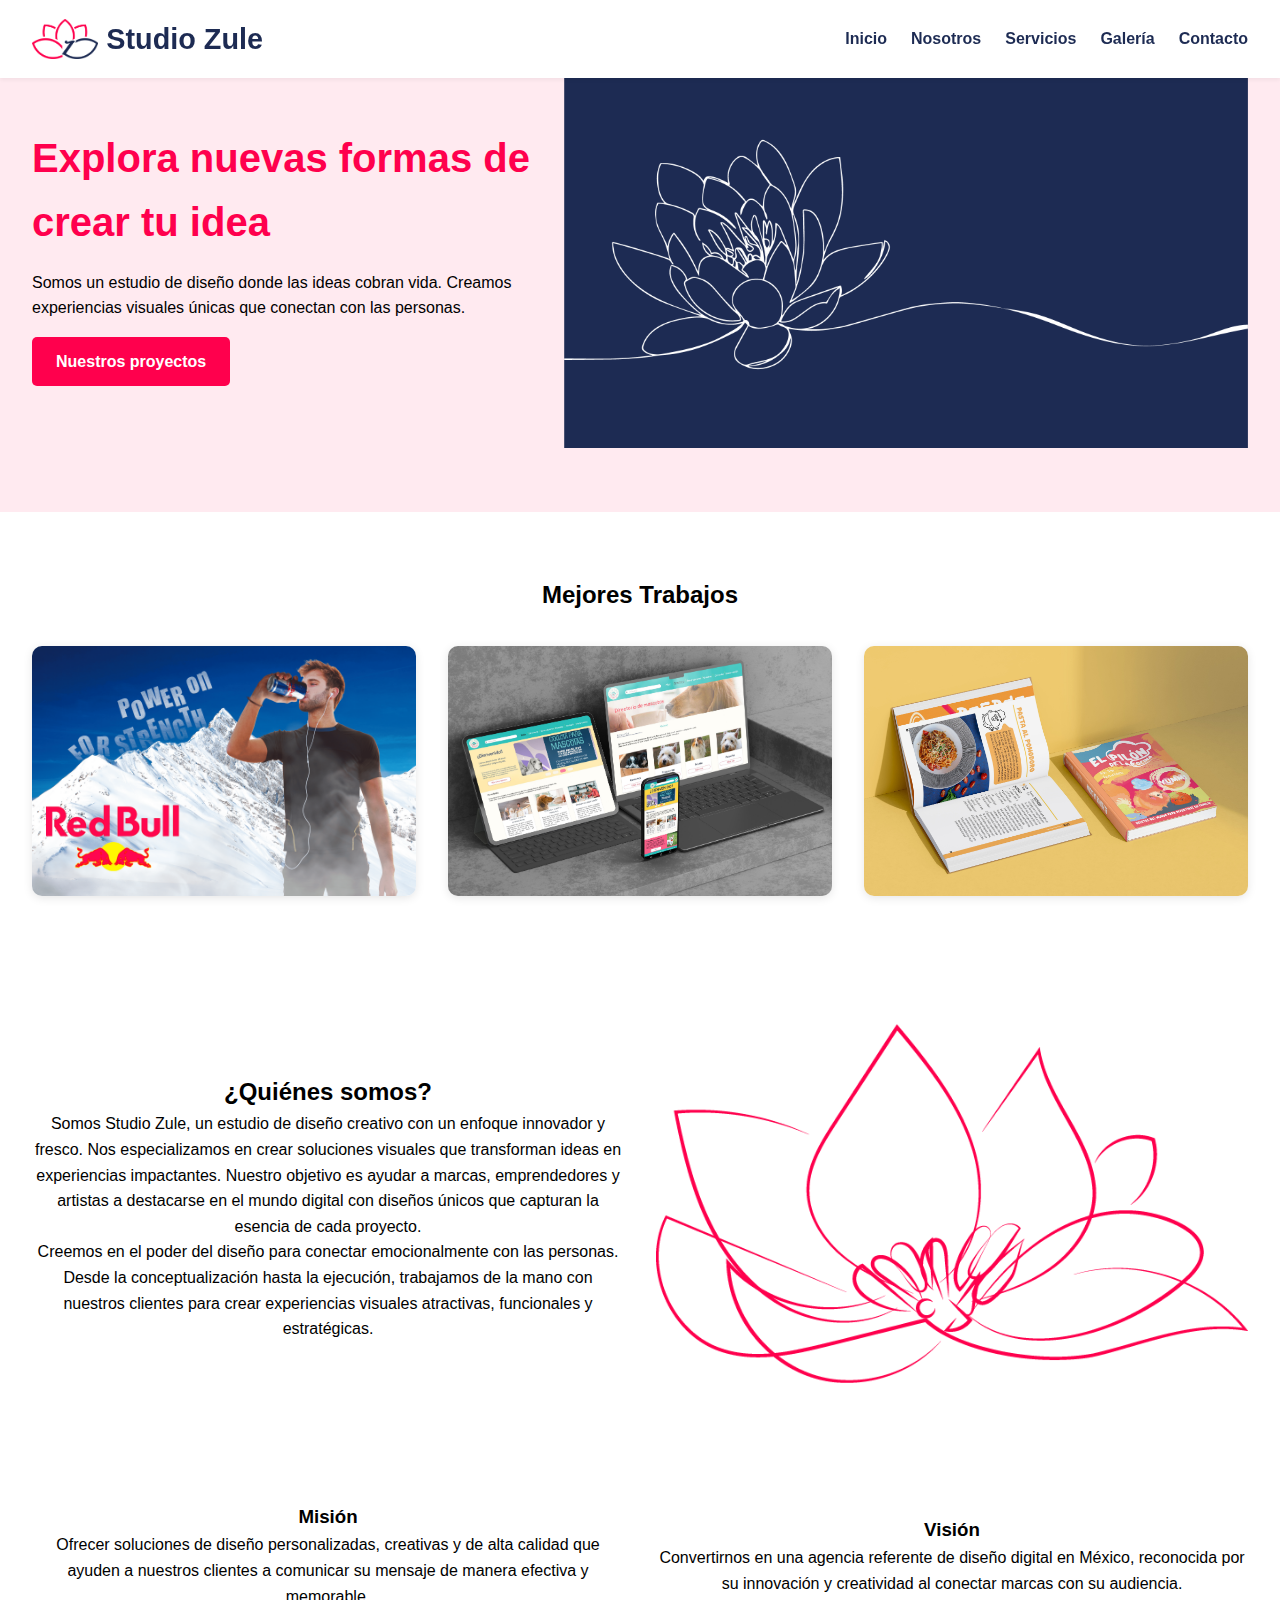
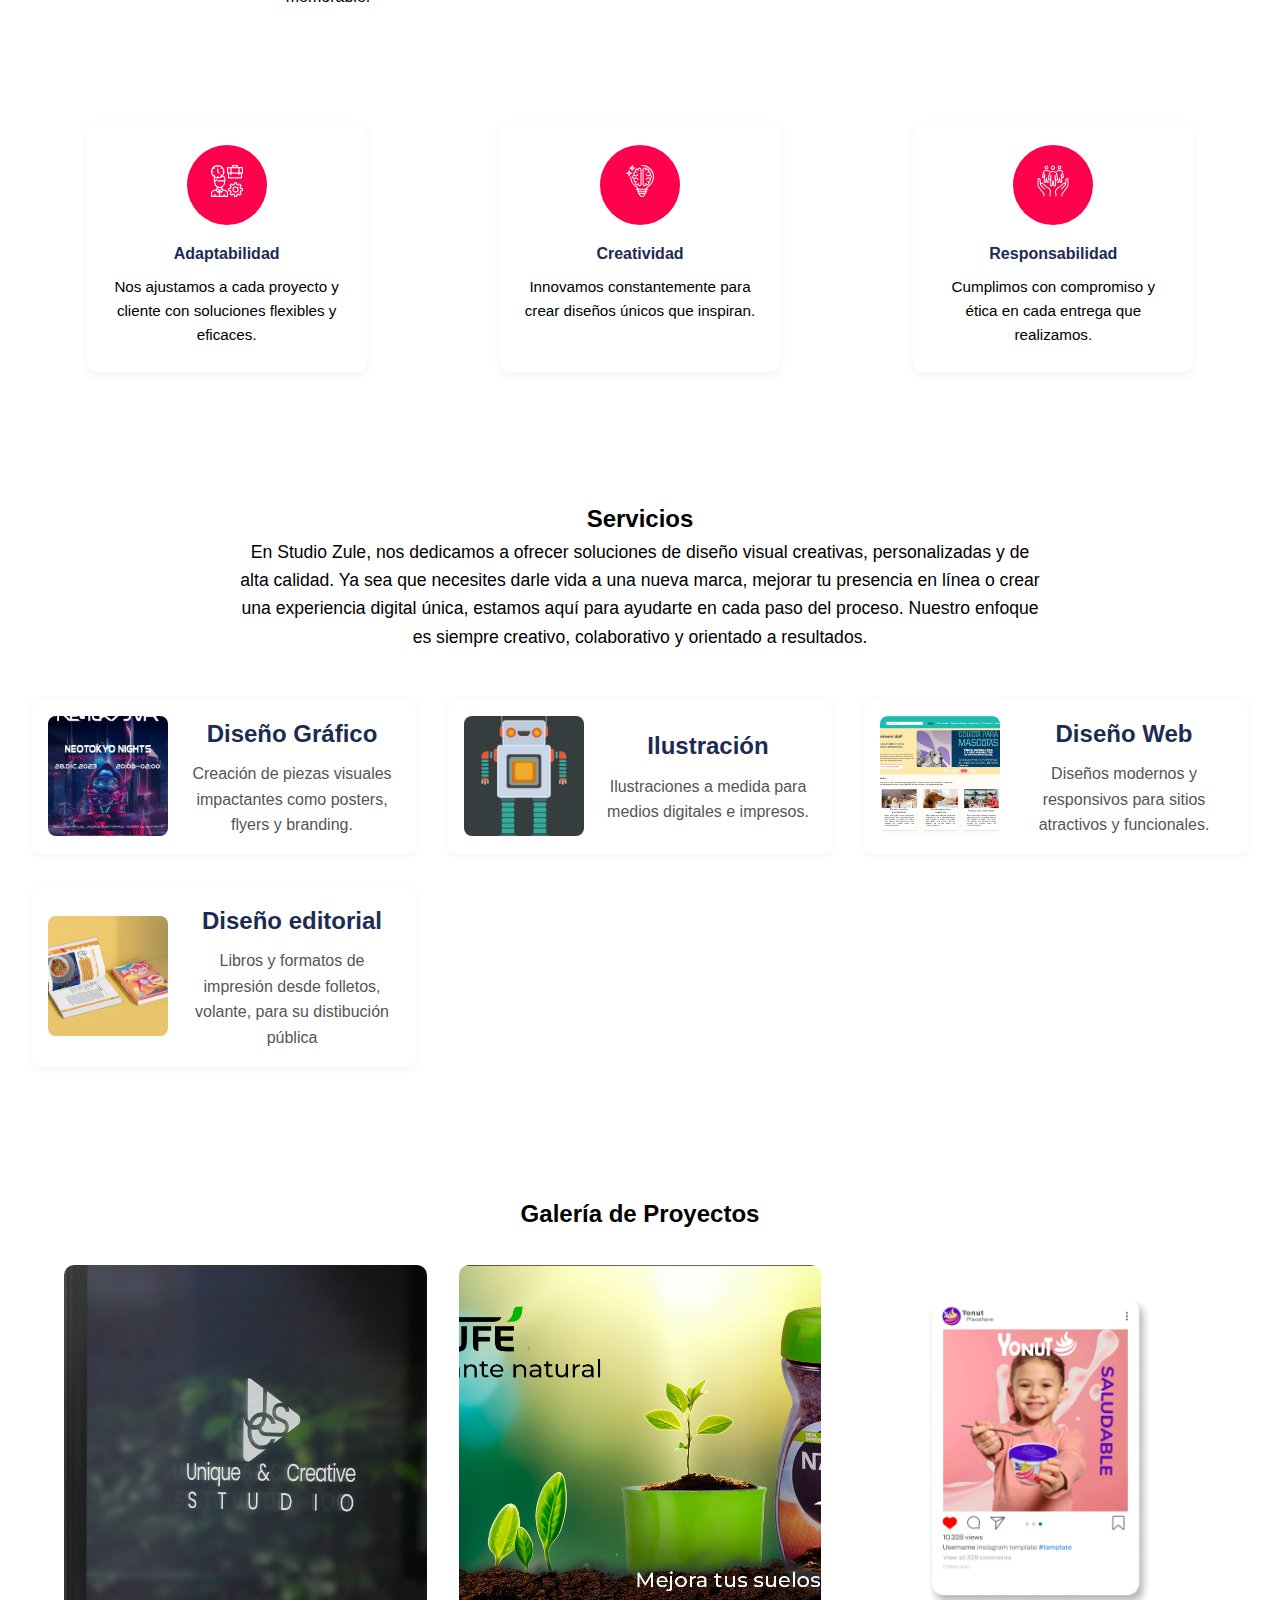
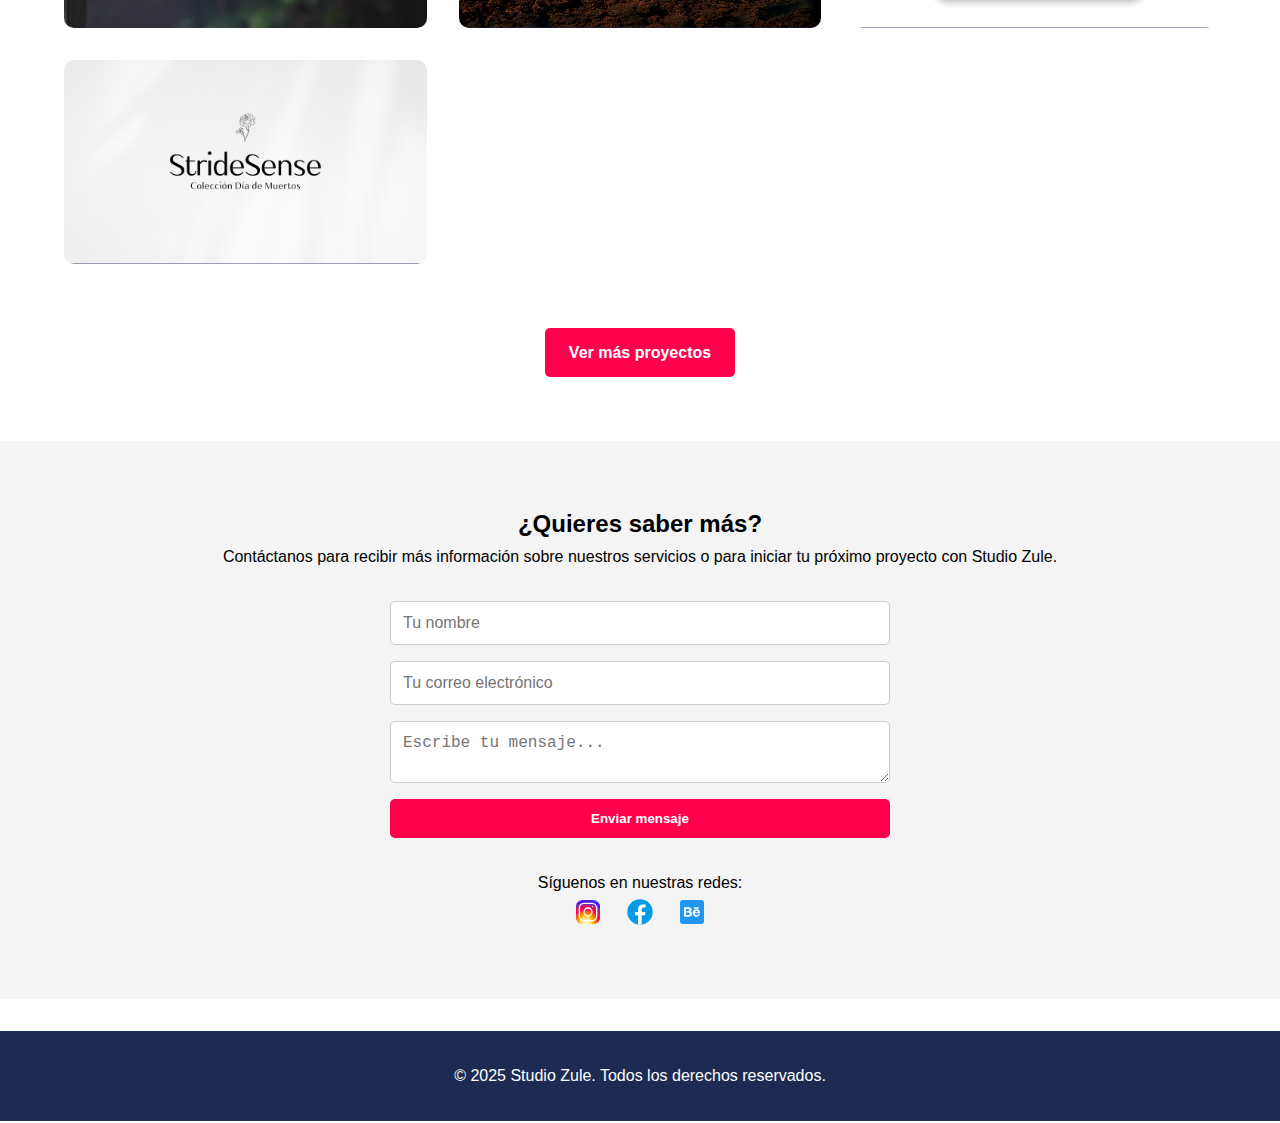
<file: index.html>
<!DOCTYPE html>
<html lang="es">
<head>
  <meta charset="UTF-8">
  <meta name="viewport" content="width=device-width, initial-scale=1.0">
  <title>Studio Zule</title>
  <link rel="stylesheet" href="style.css">
  <script defer src="script.js"></script>
</head>
<body>
  <header>
    <nav class="navbar">
      <div class="logo">
        <img src="img/logo.png" alt="Logo Studio Zule">
        <span>Studio Zule</span>
      </div>
      <button class="menu-toggle" id="menuToggle">☰</button>
      <ul class="menu">
        <li><a href="#inicio">Inicio</a></li>
        <li><a href="#nosotros">Nosotros</a></li>
        <li><a href="#servicios">Servicios</a></li>
        <li><a href="galeria.html" >Galería</a></li>
        <li><a href="#contacto">Contacto</a></li>
      </ul>
    </nav>
  </header>



  <section id="inicio" class="hero">
    <div class="hero-text">
      <h1>Explora nuevas formas de crear tu idea</h1>
      <p>Somos un estudio de diseño donde las ideas cobran vida. Creamos experiencias visuales únicas que conectan con las personas.</p>
      <a href="galeria.html" class="btn">Nuestros proyectos</a>
    </div>

    <div class="hero-image">
      <img src="img/hero-illustration.png" alt="Ilustración de Studio Zule">
    </div>
  </section>

  <section id="trabajos" class="mejores-trabajos">
    <h2>Mejores Trabajos</h2>
    <div class="grid-trabajos">
      <div class="trabajo">
        <img src="img/trab/Layout01_evidenica1.png" alt="Trabajo destacado 1">
        <div class="info">
          <h2>#1</h>
          <h4>Red Bull | 2023</h4>
          <p>Diseño visual para marca de Red Bull</p>
        </div>
      </div>
      <div class="trabajo">
        <img src="img/trab/Mokup_SitioWeb.jpg" alt="Trabajo destacado 2">
        <div class="info">
          <h2>#2</h2>
          <h4>Pets and doodles| 2024</h4>
          <p>UX para sitio web de adocción de mascotas</p>
        </div>
      </div>
      <div class="trabajo">
        <img src="img/trab/Mokuo_Libro.jpg" alt="Trabajo destacado 3">
        <div class="info">
          <h2>#3</h2>
          <h4>El pilón de la cocina | 2024</h4>
          <p>Revista de cocina para niños</p>
        </div>
      </div>
    </div>
  </section>


  <section id="nosotros" class="seccion-nosotros">
    <div class="fila-nosotros">
      <div>
        <h2>¿Quiénes somos?</h2>
        <p>Somos Studio Zule, un estudio de diseño creativo con un enfoque innovador y fresco. Nos especializamos en crear soluciones visuales que transforman ideas en experiencias impactantes. Nuestro objetivo es ayudar a marcas, emprendedores y artistas a destacarse en el mundo digital con diseños únicos que capturan la esencia de cada proyecto.</p>
        <p>Creemos en el poder del diseño para conectar emocionalmente con las personas. Desde la conceptualización hasta la ejecución, trabajamos de la mano con nuestros clientes para crear experiencias visuales atractivas, funcionales y estratégicas.</p>
      </div>
      <div>
        <img src="img/nosotros.png" alt="Equipo Studio Zule" style="max-width:100%; border-radius: 10px;">
      </div>
    </div>
    <div class="fila-nosotros">
      <div>
        <h3>Misión</h3>
        <p>Ofrecer soluciones de diseño personalizadas, creativas y de alta calidad que ayuden a nuestros clientes a comunicar su mensaje de manera efectiva y memorable.</p>
      </div>
      <div>
        <h3>Visión</h3>
        <p>Convertirnos en una agencia referente de diseño digital en México, reconocida por su innovación y creatividad al conectar marcas con su audiencia.</p>
      </div>
    </div>
    <div class="fila-valores">
      <div class="valor">
        <div class="icono"><img src="icons/flexibilidad.svg" alt="Adaptabilidad" width="40"></div>
        <h4>Adaptabilidad</h4>
        <p>Nos ajustamos a cada proyecto y cliente con soluciones flexibles y eficaces.</p>
      </div>
      <div class="valor">
        <div class="icono"><img src="icons/creatividad.svg" alt="Creatividad" width="40"></div>
        <h4>Creatividad</h4>
        <p>Innovamos constantemente para crear diseños únicos que inspiran.</p>
      </div>
      <div class="valor">
        <div class="icono"><img src="icons/responsabilidad.svg" alt="Responsabilidad" width="40"></div>
        <h4>Responsabilidad</h4>
        <p>Cumplimos con compromiso y ética en cada entrega que realizamos.</p>
      </div>
    </div>
  </section>



  <section id="servicios" class="seccion-servicios">
    <div class="contenido-servicios">
      <h2>Servicios</h2>
      <p>En Studio Zule, nos dedicamos a ofrecer soluciones de diseño visual creativas, personalizadas y de alta calidad. Ya sea que necesites darle vida a una nueva marca, mejorar tu presencia en línea o crear una experiencia digital única, estamos aquí para ayudarte en cada paso del proceso. Nuestro enfoque es siempre creativo, colaborativo y orientado a resultados.</p>
      <div class="grid-servicios">
    <a class="servicio" href="servicio-diseno.html">
      <img src="img/trab/NeoTokyoVR.png" alt="Diseño gráfico">
      <div>
        <h3>Diseño Gráfico</h3>
        <p>Creación de piezas visuales impactantes como posters, flyers y branding.</p>
      </div>
    </a>
    <a class="servicio" href="servicio-ilustracion.html">
      <img src="img/trab/Robot_Ilust.jpg" alt="Ilustración personalizada">
      <div>
        <h3>Ilustración</h3>
        <p>Ilustraciones a medida para medios digitales e impresos.</p>
      </div>
    </a>
    <a class="servicio" href="servicio-web.html">
      <img src="img/trab/Pagina wen PYD Inicio.png" alt="Diseño Web">
      <div>
        <h3>Diseño Web</h3>
        <p>Diseños modernos y responsivos para sitios atractivos y funcionales.</p>
      </div>
    </a>
    <a class="servicio" href="servicio-editorial.html">
      <img src="img/trab/Mokuo_Libro.jpg" alt="Ilustración personalizada">
      <div>
        <h3>Diseño editorial</h3>
        <p>Libros y formatos de impresión desde folletos, volante, para su distibución pública</p>
      </div>
    </a>
  </div>
  </div>
  </section>

  <section id="galeria-inicio" class="galeria-proyectos">
    <h2>Galería de Proyectos</h2>
    <div class="grid-proyectos">
      <div class="proyecto" data-categoria="identidad">
        <img src="img/trab/Puerta Studio.jpg" alt="Identidad 1">
        <div class="info-hover">
          <h3>Unique&Creative </h3>
          <p>Proyecto de identidad visual de estuio de produción.</p>
        </div>
      </div>
      <div class="proyecto" data-categoria="digital">
        <img src="img/trab/ACT8.jpg" alt="Digital 1">
        <div class="info-hover">
          <h3>Natufe</h3>
          <p>Diseño de cambio de producto a marca.</p>
        </div>
      </div>
      <div class="proyecto" data-categoria="social">
        <img src="img/trab/73.png" alt="Social 1">
        <div class="info-hover">
          <h3>Yonut</h3>
          <p>Post Instagram para redes sociales.</p>
        </div>
      </div>
      <div class="proyecto" data-categoria="identidad">
        <img src="img/trab/Fundamentos de comp dig_StrideSense.png" alt="Identidad 2">
        <div class="info-hover">
          <h3>StrideSense</h3>
          <p>Diseño de logo institusional</p>
        </div>
    </div>
  </div>
  <div style="text-align: center; margin-top: 2rem;">
    <a href="galeria.html" class="btn">Ver más proyectos</a>
  </div>
  </section>


  <section id= contacto class="contacto">
    <h2>¿Quieres saber más?</h2>
    <p>Contáctanos para recibir más información sobre nuestros servicios o para iniciar tu próximo proyecto con Studio Zule.</p>
    <form class="formulario-contacto" action="enviar.php" method="POST">
      <input type="text" name="nombre" placeholder="Tu nombre" required>
      <input type="email" name="email" placeholder="Tu correo electrónico" required>
      <textarea name="mensaje" placeholder="Escribe tu mensaje..." required></textarea>
      <button type="submit">Enviar mensaje</button>
    </form>
    <div class="redes-sociales">
      <p>Síguenos en nuestras redes:</p>
      <a href="#" target="_blank"><img src="icons/instagram.svg" alt="Instagram"></a>
      <a href="#" target="_blank"><img src="icons/facebook.svg" alt="Facebook"></a>
      <a href="#" target="_blank"><img src="icons/behance.svg" alt="Behance"></a>
    </div>
  </section>

  <footer>
    <p>&copy; 2025 Studio Zule. Todos los derechos reservados.</p>
  </footer>
</body>
</html>
  <script>
    const toggle = document.getElementById('menuToggle');
    const menu = document.getElementById('menu');
    toggle.addEventListener('click', () => {
      menu.classList.toggle('open');
    });
  </script>
</body>
</html>
</file>
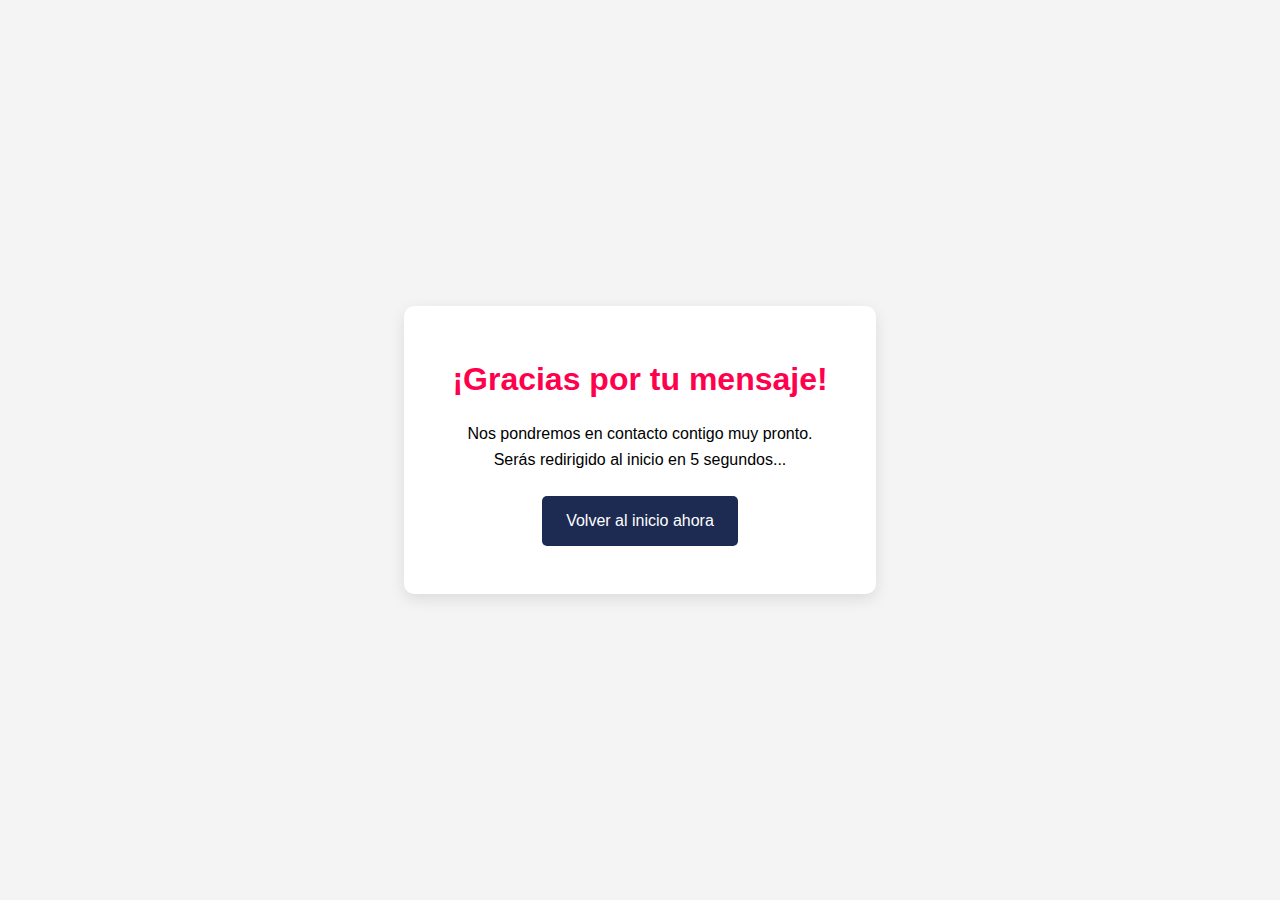
<file: gracias.html>
<!DOCTYPE html>
<html lang="es">
<head>
  <meta charset="UTF-8">
  <meta name="viewport" content="width=device-width, initial-scale=1.0">
  <title>Gracias | Studio Zule</title>
  <link rel="stylesheet" href="style.css">
  <meta http-equiv="refresh" content="5;url=index.html">
  <style>
    body {
      display: flex;
      justify-content: center;
      align-items: center;
      height: 100vh;
      background-color: #f4f4f4;
      font-family: 'Candara', sans-serif;
      text-align: center;
    }
    .mensaje {
      background: white;
      padding: 3rem;
      border-radius: 10px;
      box-shadow: 0 5px 15px rgba(0, 0, 0, 0.1);
    }
    .mensaje h1 {
      color: #FF004D;
      margin-bottom: 1rem;
    }
    .mensaje a {
      display: inline-block;
      margin-top: 1.5rem;
      padding: 0.75rem 1.5rem;
      background-color: #1D2B53;
      color: white;
      text-decoration: none;
      border-radius: 5px;
    }
  </style>
</head>
<body>
  <div class="mensaje">
    <h1>¡Gracias por tu mensaje!</h1>
    <p>Nos pondremos en contacto contigo muy pronto.</p>
    <p>Serás redirigido al inicio en 5 segundos...</p>
    <a href="index.html">Volver al inicio ahora</a>
  </div>
</body>
</html>
</file>
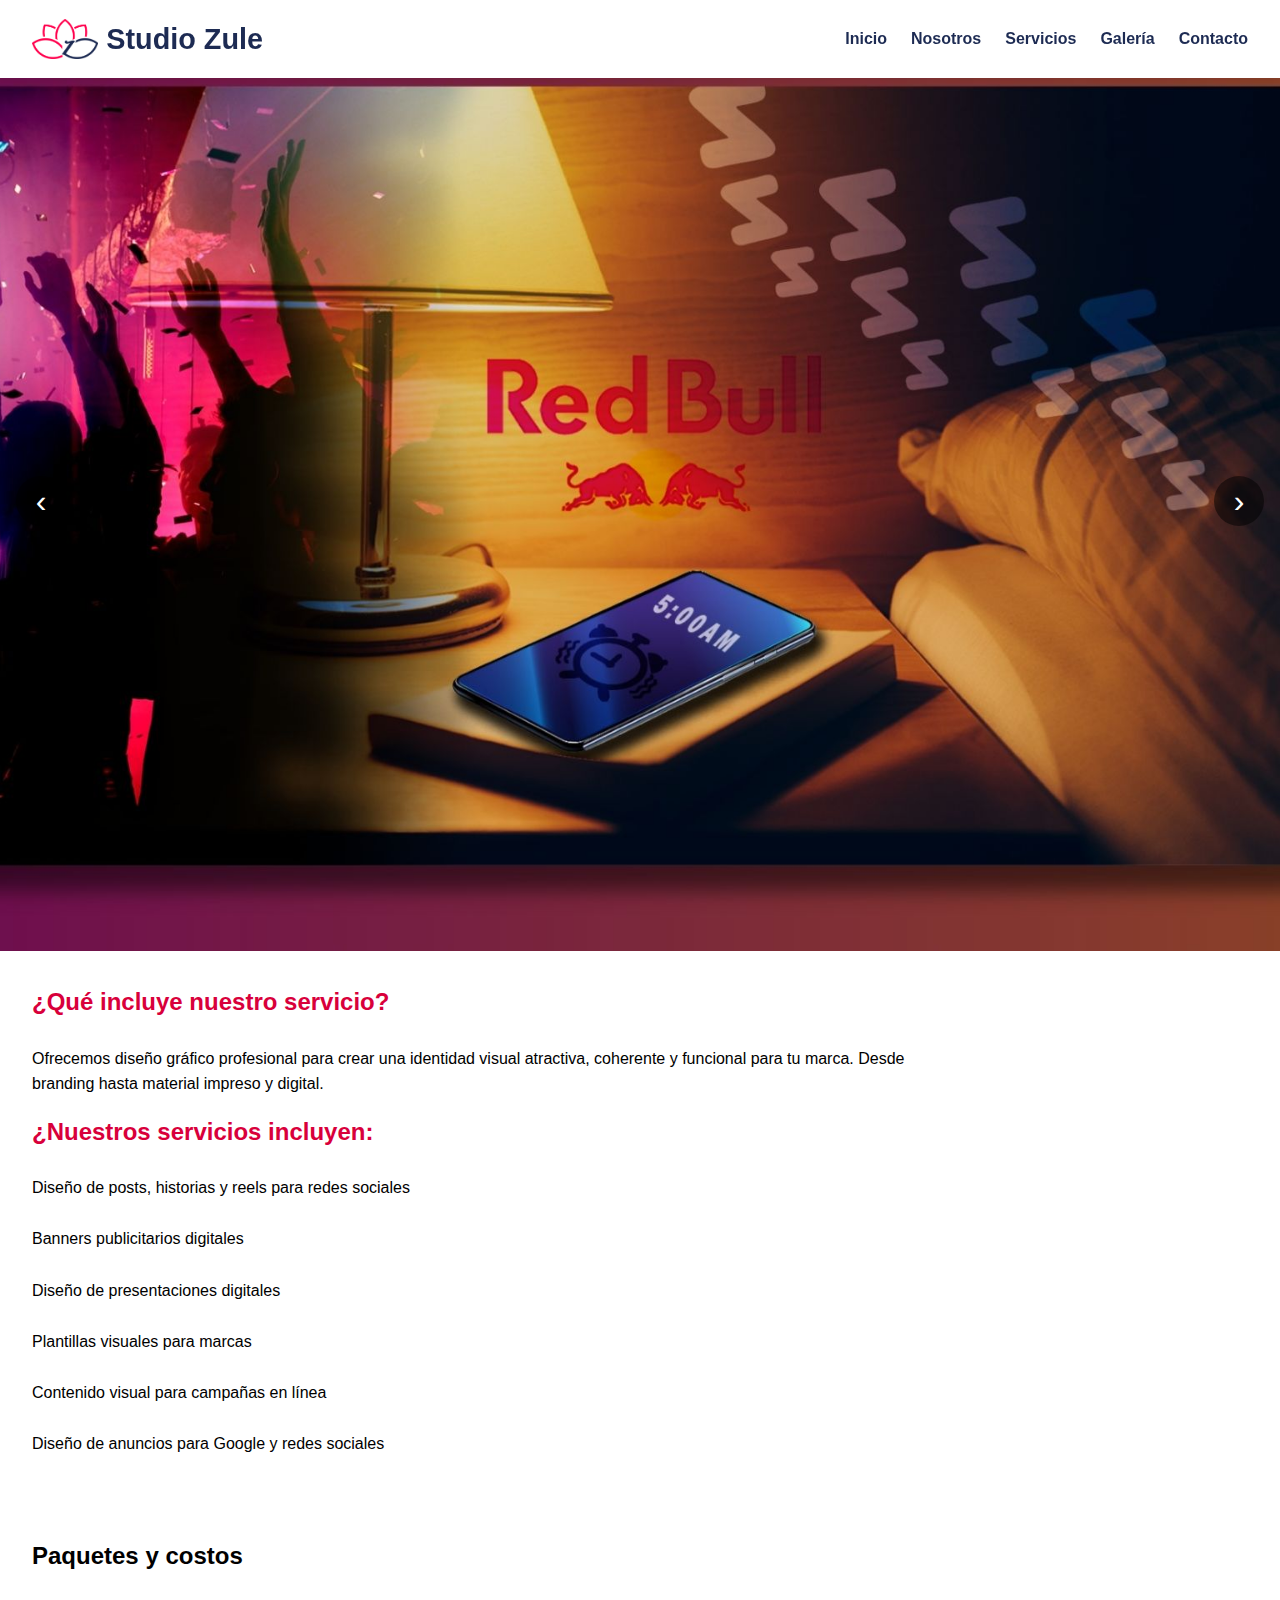
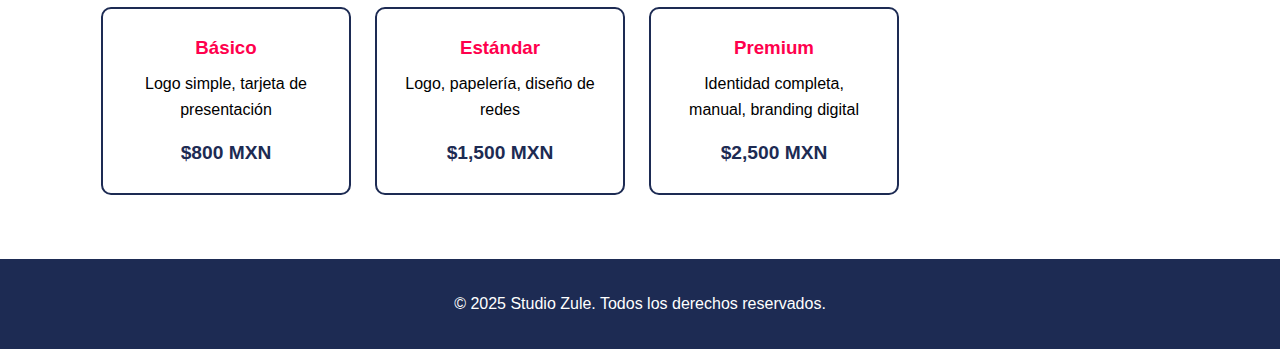
<file: servicio-diseno.html>
<!DOCTYPE html>
<html lang="es">
<head>
  <meta charset="UTF-8">
  <meta name="viewport" content="width=device-width, initial-scale=1.0">
  <title>Studio Zule</title>
  <link rel="stylesheet" href="style.css">
  <script src="script.js" defer></script>
</head>
<body>
  <header>
    <nav class="navbar">
      <div class="logo">
        <img src="img/logo.png" alt="Studio Zule">
        <span>Studio Zule</span>
      </div>
      <button class="menu-toggle" id="menuToggle">☰</button>
      <ul class="menu">
        <li><a href="index.html#inicio">Inicio</a></li>
        <li><a href="index.html#nosotros">Nosotros</a></li>
        <li><a href="index.html#servicios">Servicios</a></li>
        <li><a href="index.html#galeria">Galería</a></li>
        <li><a href="index.html#contacto">Contacto</a></li>
      </ul>
    </nav>
  </header>



    <h1> Diseño Gráfico</h1>


  <section class="carrusel-auto">
    <div class="carrusel-container">
      <button class="arrow left">&#8249;</button>
      <div class="carrusel">
        <img src="img/trab/DG1.jpg" alt="Imagen 1" class="carrusel-full">
        <img src="img/trab/DG2.jpg" alt="Imagen 2" class="carrusel-full">
        <img src="img/trab/DG3.jpg" alt="Imagen 3" class="carrusel-full">
        <img src="img/trab/DG1.jpg" alt="Imagen 1 Duplicada" class="carrusel-full">
      </div>
      <button class="arrow right">&#8250;</button>
    </div>
  </section>

  <section class="descripcion-servicio">
    <h2>¿Qué incluye nuestro servicio?</h2>
    <p>Ofrecemos diseño gráfico profesional para crear una identidad visual atractiva, coherente y funcional para tu marca. Desde branding hasta material impreso y digital.</p>
    <h2>¿Nuestros servicios incluyen:</h2>
    <p>Diseño de posts, historias y reels para redes sociales
      <br><br>
      Banners publicitarios digitales<br><br>

      Diseño de presentaciones digitales<br><br>

      Plantillas visuales para marcas<br><br>

      Contenido visual para campañas en línea<br><br>

      Diseño de anuncios para Google y redes sociales</p>
  </section>

  <section class="paquetes-servicio">
    <h2>Paquetes y costos</h2>
    <div class="grid-paquetes">
      <div class="paquete">
        <h3>Básico</h3>
        <p>Logo simple, tarjeta de presentación</p>
        <strong>$800 MXN</strong>
      </div>
      <div class="paquete">
        <h3>Estándar</h3>
        <p>Logo, papelería, diseño de redes</p>
        <strong>$1,500 MXN</strong>
      </div>
      <div class="paquete">
        <h3>Premium</h3>
        <p>Identidad completa, manual, branding digital</p>
        <strong>$2,500 MXN</strong>
      </div>
    </div>
  </section>

  <footer>
    <p>&copy; 2025 Studio Zule. Todos los derechos reservados.</p>
  </footer>

  <script>
    const toggle = document.getElementById('menuToggle');
    const menu = document.getElementById('menu');
    toggle?.addEventListener('click', () => {
      menu.classList.toggle('open');
    });
  </script>
</body>
</html>
</file>
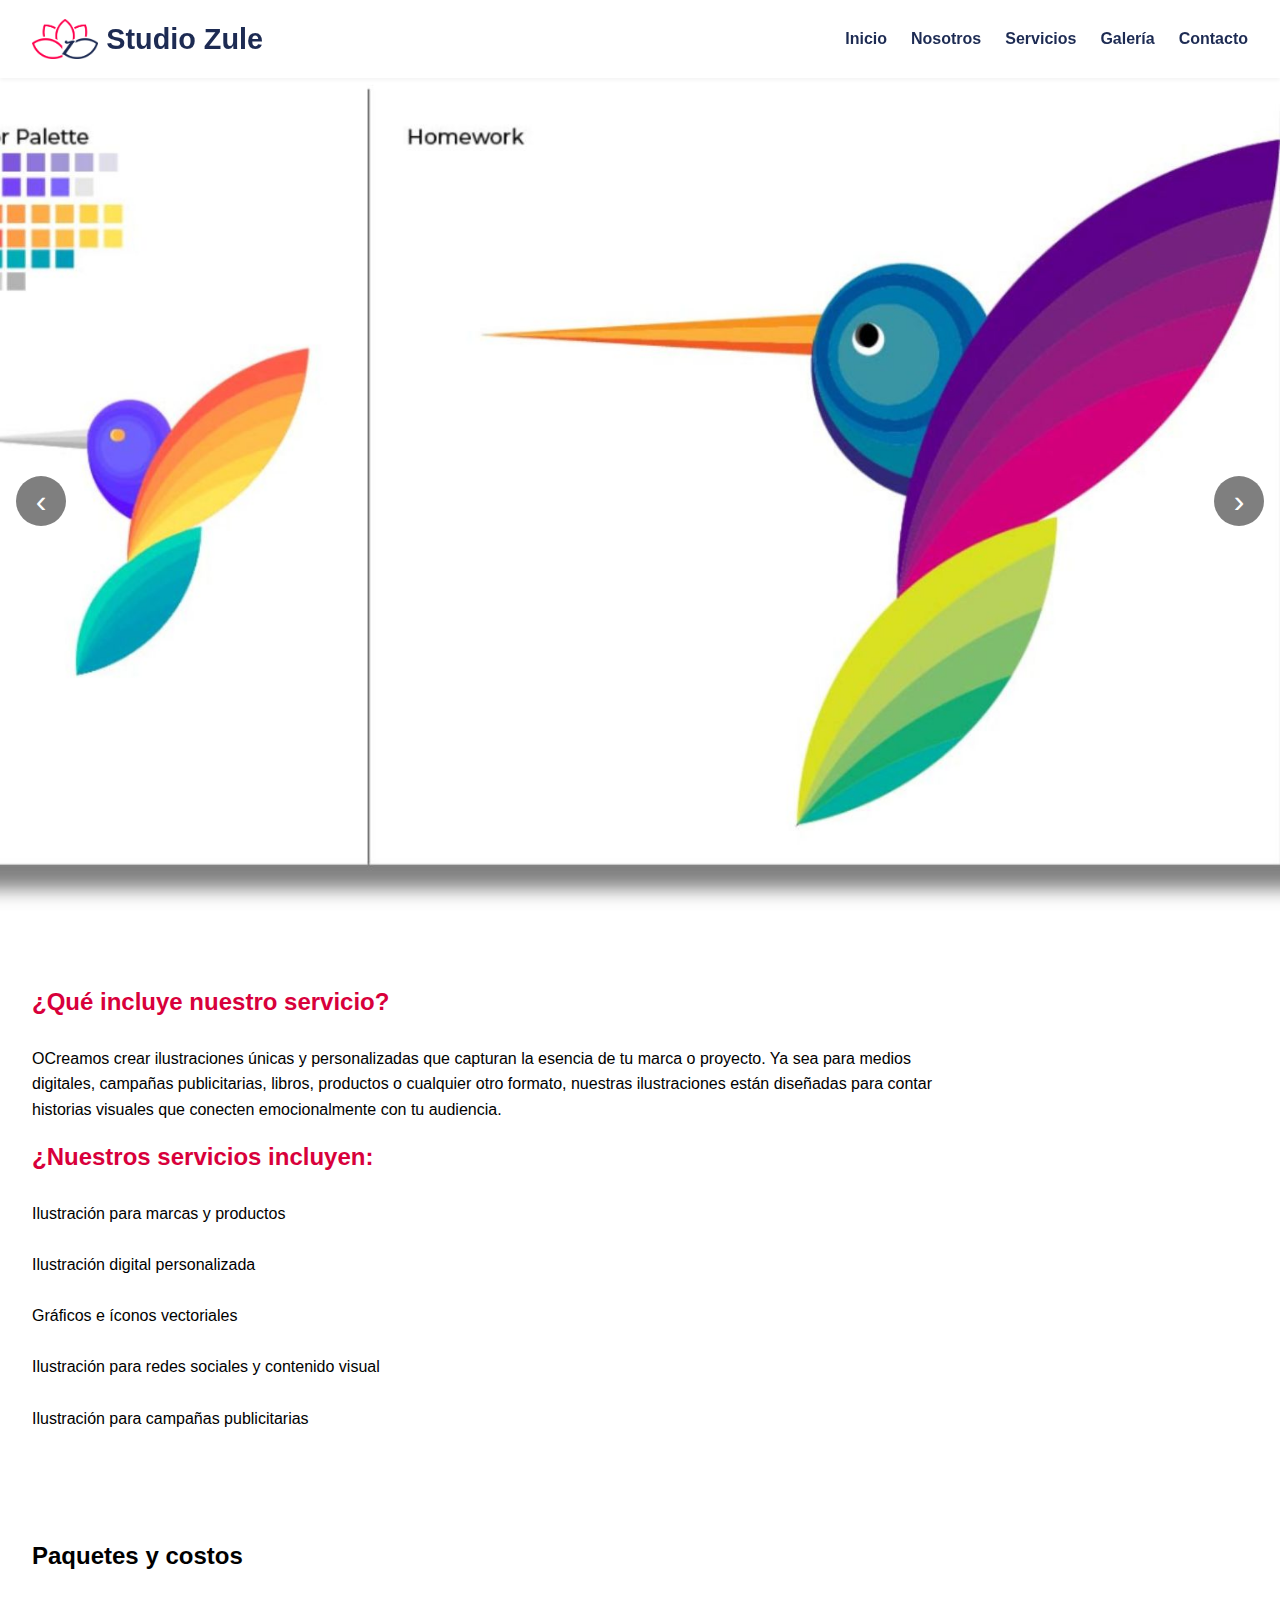
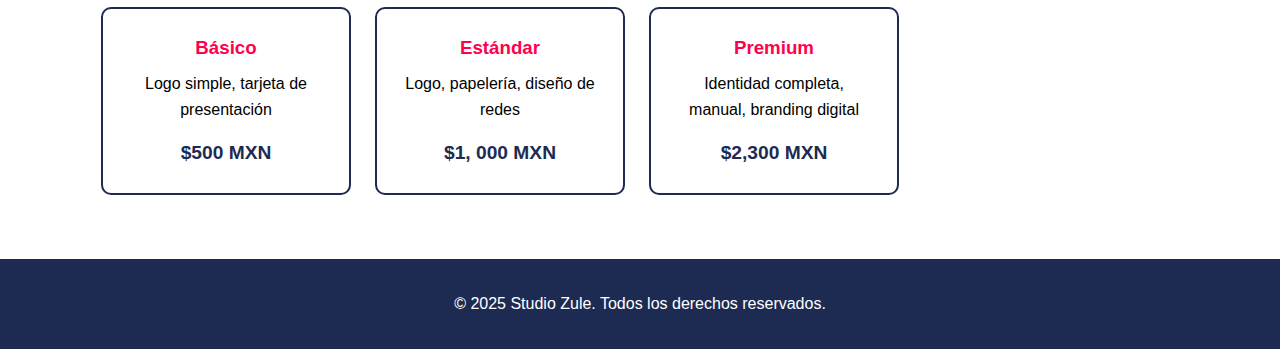
<file: servicio-ilustracion.html>
<!DOCTYPE html>
<html lang="es">
<head>
  <meta charset="UTF-8">
  <meta name="viewport" content="width=device-width, initial-scale=1.0">
  <title>Studio Zule</title>
  <link rel="stylesheet" href="style.css">
  <script src="script.js" defer></script>
</head>
<body>
  <header>
    <nav class="navbar">
      <div class="logo">
        <img src="img/logo.png" alt="Studio Zule">
        <span>Studio Zule</span>
      </div>
      <button class="menu-toggle" id="menuToggle">☰</button>
      <ul class="menu">
        <li><a href="index.html#inicio">Inicio</a></li>
        <li><a href="index.html#nosotros">Nosotros</a></li>
        <li><a href="index.html#servicios">Servicios</a></li>
        <li><a href="index.html#galeria">Galería</a></li>
        <li><a href="index.html#contacto">Contacto</a></li>
      </ul>
    </nav>
  </header>


    <h1> Ilustraciones</h1>


  <section class="carrusel-auto">
    <div class="carrusel-container">
      <button class="arrow left">&#8249;</button>
      <div class="carrusel">
        <img src="img/trab/DI1.jpg" alt="Imagen 1" class="carrusel-full">
        <img src="img/trab/DI2.jpg" alt="Imagen 2" class="carrusel-full">
        <img src="img/trab/DI3.jpg" alt="Imagen 3" class="carrusel-full">
        <img src="img/trab/DI1.jpg" alt="Imagen 1 Duplicada" class="carrusel-full">
      </div>
      <button class="arrow right">&#8250;</button>
    </div>
  </section>

  <section class="descripcion-servicio">
    <h2>¿Qué incluye nuestro servicio?</h2>
    <p>OCreamos  crear ilustraciones únicas y personalizadas que capturan la esencia de tu marca o proyecto. Ya sea para medios digitales, campañas publicitarias, libros, productos o cualquier otro formato, nuestras ilustraciones están diseñadas para contar historias visuales que conecten emocionalmente con tu audiencia.</p>
    <h2>¿Nuestros servicios incluyen:</h2>
    <p>Ilustración para marcas y productos<br><br>

      Ilustración digital personalizada<br><br>

      Gráficos e íconos vectoriales<br><br>

      Ilustración para redes sociales y contenido visual<br><br>

      Ilustración para campañas publicitarias<br><br>
    </p>
  </section>

  <section class="paquetes-servicio">
    <h2>Paquetes y costos</h2>
    <div class="grid-paquetes">
      <div class="paquete">
        <h3>Básico</h3>
        <p>Logo simple, tarjeta de presentación</p>
        <strong>$500 MXN</strong>
      </div>
      <div class="paquete">
        <h3>Estándar</h3>
        <p>Logo, papelería, diseño de redes</p>
        <strong>$1, 000 MXN</strong>
      </div>
      <div class="paquete">
        <h3>Premium</h3>
        <p>Identidad completa, manual, branding digital</p>
        <strong>$2,300 MXN</strong>
      </div>
    </div>
  </section>

  <footer>
    <p>&copy; 2025 Studio Zule. Todos los derechos reservados.</p>
  </footer>

  <script>
    const toggle = document.getElementById('menuToggle');
    const menu = document.getElementById('menu');
    toggle?.addEventListener('click', () => {
      menu.classList.toggle('open');
    });
  </script>
</body>
</html>
</file>
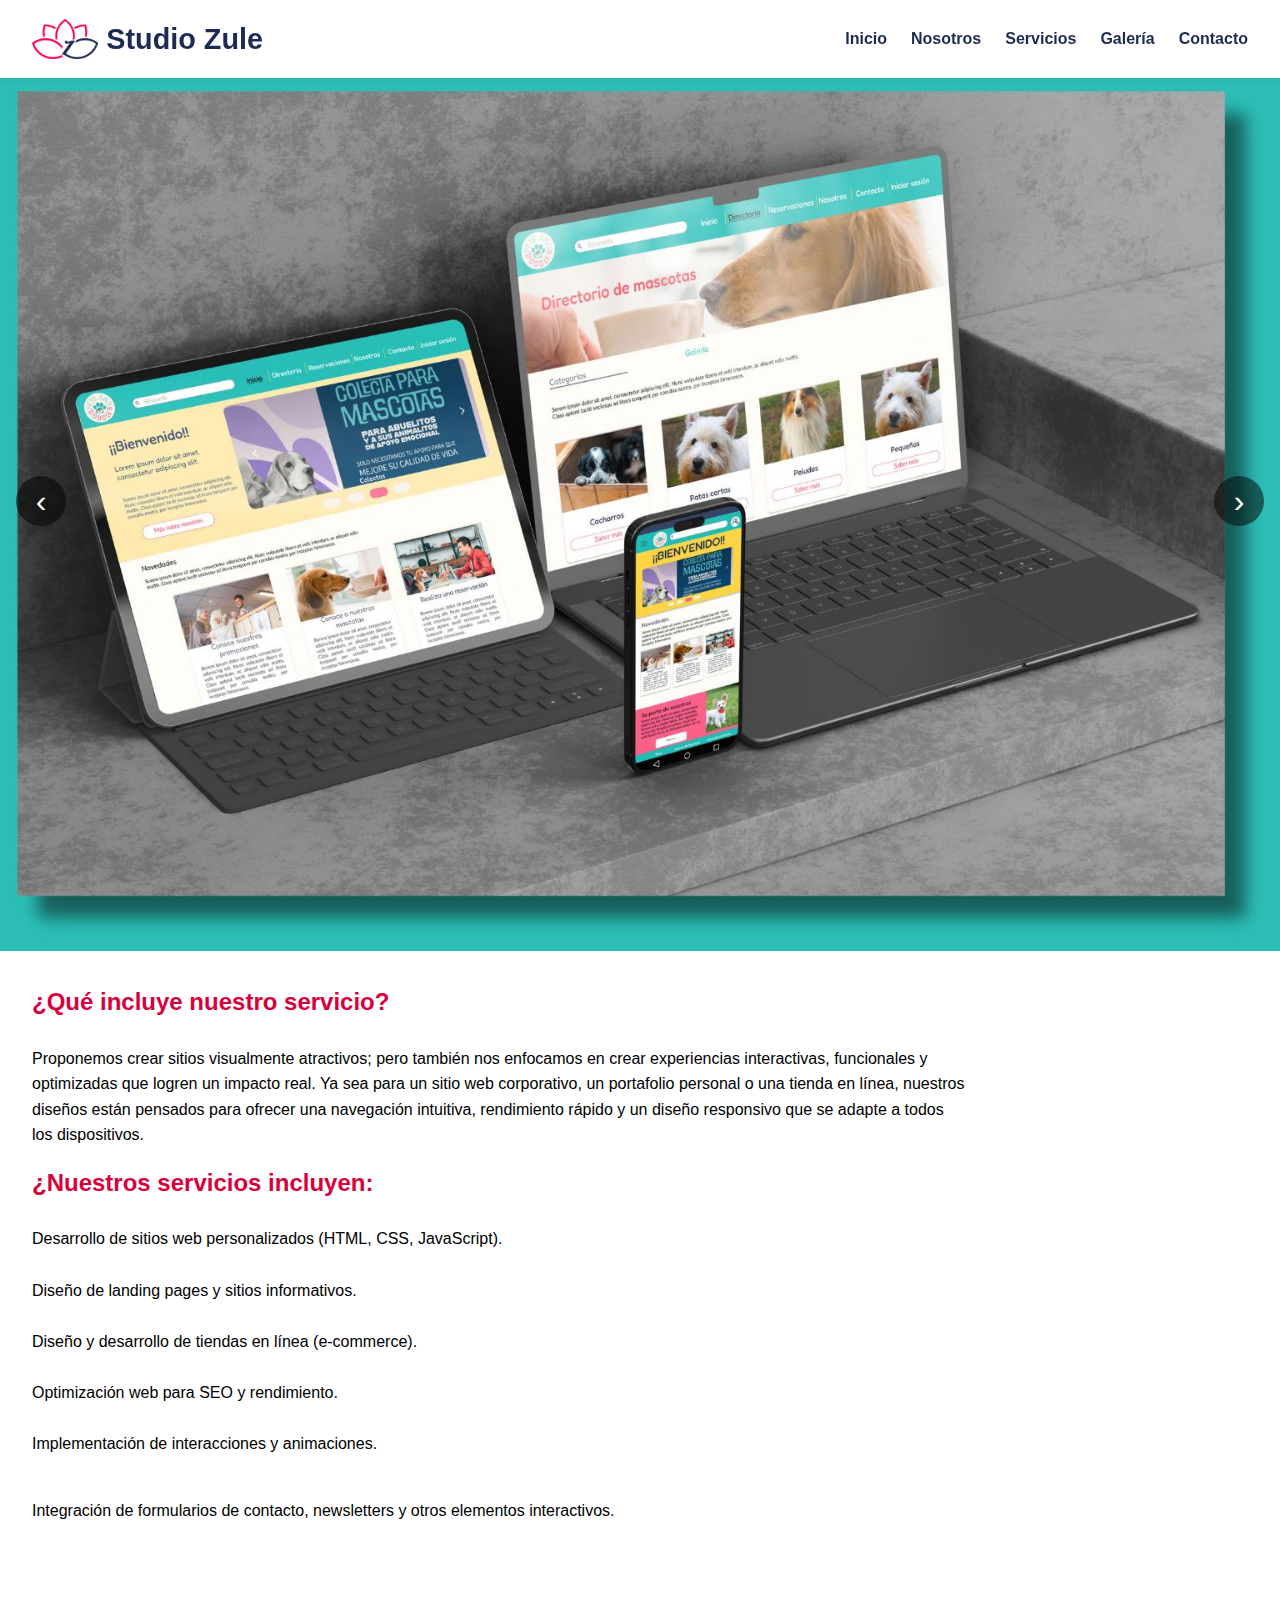
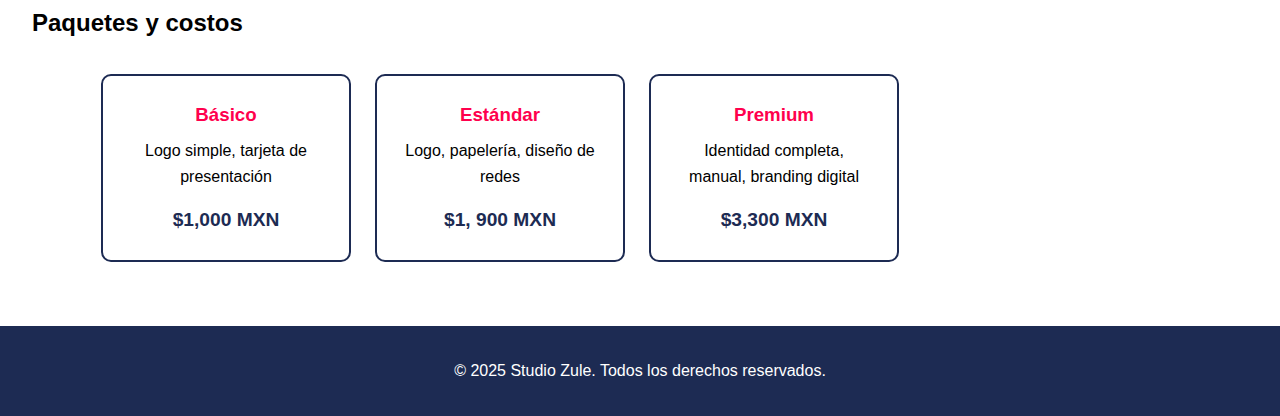
<file: servicio-web.html>
<!DOCTYPE html>
<html lang="es">
<head>
  <meta charset="UTF-8">
  <meta name="viewport" content="width=device-width, initial-scale=1.0">
  <title>Studio Zule</title>
  <link rel="stylesheet" href="style.css">
  <script src="script.js" defer></script>
</head>
<body>
  <header>
    <nav class="navbar">
      <div class="logo">
        <img src="img/logo.png" alt="Studio Zule">
        <span>Studio Zule</span>
      </div>
      <button class="menu-toggle" id="menuToggle">☰</button>
      <ul class="menu">
        <li><a href="index.html#inicio">Inicio</a></li>
        <li><a href="index.html#nosotros">Nosotros</a></li>
        <li><a href="index.html#servicios">Servicios</a></li>
        <li><a href="index.html#galeria">Galería</a></li>
        <li><a href="index.html#contacto">Contacto</a></li>
      </ul>
    </nav>
  </header>


    <h1> Diseño web</h1>


  <section class="carrusel-auto">
    <div class="carrusel-container">
      <button class="arrow left">&#8249;</button>
      <div class="carrusel">
        <img src="img/trab/DW1.jpg" alt="Imagen 1" class="carrusel-full">
        <img src="img/trab/DW2.jpg" alt="Imagen 2" class="carrusel-full">
        <img src="img/trab/DW3.jpg" alt="Imagen 3" class="carrusel-full">
        <img src="img/trab/DW1.jpg" alt="Imagen 1 Duplicada" class="carrusel-full">
      </div>
      <button class="arrow right">&#8250;</button>
    </div>
  </section>

  <section class="descripcion-servicio">
    <h2>¿Qué incluye nuestro servicio?</h2>
    <p>Proponemos crear sitios visualmente atractivos; pero también nos enfocamos en crear experiencias interactivas, funcionales y optimizadas que logren un impacto real. Ya sea para un sitio web corporativo, un portafolio personal o una tienda en línea, nuestros diseños están pensados para ofrecer una navegación intuitiva, rendimiento rápido y un diseño responsivo que se adapte a todos los dispositivos.</p><p></p>
    <h2>¿Nuestros servicios incluyen:</h2>
    <p>Desarrollo de sitios web personalizados (HTML, CSS, JavaScript).<br><br>

    Diseño de landing pages y sitios informativos.<br><br>

    Diseño y desarrollo de tiendas en línea (e-commerce).<br><br>

    Optimización web para SEO y rendimiento.<br><br>

    Implementación de interacciones y animaciones.<br><br>

    <p> Integración de formularios de contacto, newsletters y otros elementos interactivos.</p>
  </section>

  <section class="paquetes-servicio">
    <h2>Paquetes y costos</h2>
    <div class="grid-paquetes">
      <div class="paquete">
        <h3>Básico</h3>
        <p>Logo simple, tarjeta de presentación</p>
        <strong>$1,000 MXN</strong>
      </div>
      <div class="paquete">
        <h3>Estándar</h3>
        <p>Logo, papelería, diseño de redes</p>
        <strong>$1, 900 MXN</strong>
      </div>
      <div class="paquete">
        <h3>Premium</h3>
        <p>Identidad completa, manual, branding digital</p>
        <strong>$3,300 MXN</strong>
      </div>
    </div>
  </section>

  <footer>
    <p>&copy; 2025 Studio Zule. Todos los derechos reservados.</p>
  </footer>

  <script>
    const toggle = document.getElementById('menuToggle');
    const menu = document.getElementById('menu');
    toggle?.addEventListener('click', () => {
      menu.classList.toggle('open');
    });
  </script>
</body>
</html>
</file>
<file: style.css>
/* Reset básico */
* {
    margin: 0;
    padding: 0;
    box-sizing: border-box;
  }

  body {
    font-family: 'Montserrat', sans-serif;
    font-family: 'Candara', sans-serif;
    margin: 0;
    padding: 0;
    line-height: 1.6;
  }

  header {
    background-color: white;
    color: #1D2B53;
    padding: 1rem 2rem;
    position: sticky;
    top: 0;
    z-index: 1000;
    box-shadow: 0 2px 4px rgba(0, 0, 0, 0.05);
      position: fixed;
      width: 100%;
  }

  .navbar {
    display: flex;
    align-items: center;
    justify-content: space-between;
    flex-wrap: wrap;
  }

  .logo {
    display: flex;
    align-items: center;
    gap: 0.5rem;
  }

  .logo img {
    height: 40px;
    width: auto;
  }

  .logo span {
    font-size: 1.8rem;
    font-weight: bold;
    color: #1D2B53;
  }

  .menu {
    display: flex;
    list-style: none;
    gap: 1.5rem;
  }

  .menu li a {
    text-decoration: none;
    color: #1D2B53;
    font-weight: bold;
  }

  .menu li a:hover {
    color: #FF004D;
  }

  .menu-toggle {
    display: none;
    background: none;
    border: none;
    color: #1D2B53;
    font-size: 1.5rem;
    cursor: pointer;
  }

  @media (max-width: 768px) {
    .menu-toggle {
      display: block;
    }

    .menu {
      display: none;
      flex-direction: column;
      width: 100%;
      background-color: #1D2B53;
      padding: 1rem;
    }

    .menu.open {
      display: flex;
    }

    .menu.open li a {
      color: white;
    }

    .menu li {
      margin: 0.5rem 0;
    }

    .menu-toggle.active {
      color: white;
    }

    .menu-toggle-bg {
      background-color: #1D2B53;
      padding: 0.5rem;
      border-radius: 5px;
    }
  }




  .hero {
    display: flex;
    justify-content: space-between;
    align-items: center;
    flex-wrap: wrap;
    background-color: #ffeaf0;
    padding: 4rem 2rem;
    gap: 2rem;
  }

  .hero-text {
    flex: 1 1 300px;
    max-width: 500px;
  }

  .hero-text h1 {
    font-size: 2.5rem;
    color: #FF004D;
  }

  .hero-text p {
    margin: 1rem 0;
  }

  .hero-text .btn {
    background-color: #FF004D;
    color: white;
    padding: 0.75rem 1.5rem;
    text-decoration: none;
    font-weight: bold;
    border-radius: 5px;
  }

  .hero-image {
    flex: 1 1 300px;
    display: flex;
    justify-content: center;
  }

  .hero-image img {
    max-width: 100%;
    height: auto;
  }

  @media (max-width: 768px) {
    .menu-toggle {
      display: block;
    }

    .menu {
      display: none;
      flex-direction: column;
      width: 100%;
      background-color: #1D2B53;
      padding: 1rem;
    }

    .menu.open {
      display: flex;
    }

    .menu.open li a {
      color: white;
    }

    .menu li {
      margin: 0.5rem 0;
    }

    .menu-toggle.active {
      color: white;
    }

    .menu-toggle-bg {
      background-color: #1D2B53;
      padding: 0.5rem;
      border-radius: 5px;
    }

    .hero {
      flex-direction: column;
      text-align: center;
    }

    .hero-image {
      margin-top: 2rem;
    }
  }

  .mejores-trabajos {
    background-color: #fff;
    padding: 4rem 2rem;
    text-align: center;
  }

  .grid-trabajos {
    display: grid;
    grid-template-columns: repeat(auto-fit, minmax(250px, 1fr));
    gap: 2rem;
    margin-top: 2rem;
  }

  .trabajo {
    position: relative;
    overflow: hidden;
    border-radius: 10px;
    box-shadow: 0 2px 10px rgba(0, 0, 0, 0.1);
    height: 250px;
  }

  .trabajo img {
    width: 100%;
    height: 100%;
    object-fit: cover;
    display: block;
  }

  .trabajo .info {
    position: absolute;
    bottom: -100%;
    left: 0;
    width: 100%;
    background-color: rgba(29, 43, 83, 0.9);
    color: white;
    padding: 1rem;
    transition: bottom 0.4s ease-in-out;
  }

  .trabajo:hover .info {
    bottom: 0;
  }

  .trabajo .info h3 {
    margin-bottom: 0.5rem;
    color: #FF004D;
  }

  @media (max-width: 768px) {
    .grid-trabajos {
      grid-template-columns: 1fr;
    }
  }
  .seccion-nosotros {
    padding: 4rem 2rem;
    background-color: #f8f8f8;
  }
  .fila-nosotros {
    display: flex;
    flex-wrap: wrap;
    gap: 2rem;
    margin-bottom: 3rem;
    align-items: center;
    justify-content: center;
  }
  .fila-nosotros > div {
    flex: 1 1 300px;
  }
  .fila-valores {
    display: flex;
    flex-wrap: wrap;
    gap: 2rem;
    align-content: center;
    justify-content: center;
    text-align: center;
  }
  .valor {
    background: #fff;
    padding: 1.5rem;
    border-radius: 10px;
    box-shadow: 0 4px 10px rgba(0, 0, 0, 0.05);
    max-width: 280px;
    flex: 1 1 250px;
  }
  .valor h4 {
    margin-top: 1rem;
    color: #1D2B53;
  }
  .valor p {
    font-size: 0.95rem;
  }
  .icono img {
    margin-bottom: 0.5rem;
  }


  .fade-in {
    opacity: 0;
    transform: translateY(40px);
    transition: opacity 0.8s ease-out, transform 0.8s ease-out;
  }

  .fade-in.visible {
    opacity: 1;
    transform: translateY(0);
  }

  /* Animación slide-up (combinada con fade-in) */
  .slide-up {
    transform: translateY(60px);
    opacity: 0;
    transition: transform 1s ease, opacity 1s ease;
  }

  .slide-up.visible {
    transform: translateY(0);
    opacity: 1;
  }

  /* NUEVA SECCIÓN NOSOTROS */
  .seccion-nosotros {
    padding: 4rem 2rem;
    background-color: #fff;
    display: flex;
    flex-direction: column;
    gap: 4rem;
    text-align: center;
  }

  .fila-nosotros {
    display: flex;
    flex-wrap: wrap;
    gap: 2rem;
    align-items: center;
    justify-content: center;
  }

  .fila-nosotros > div {
    flex: 1 1 100px;
  }

  .fila-nosotros img {
    width: 100%;
    border-radius: 10px;
    object-fit: cover;
  }

  .fila-valores {
    display: flex;
    justify-content: space-around;
    text-align: center;
    gap: 1.5rem;
    flex-wrap: wrap;
  }

  .valor {
    flex: 1 1 200px;
  }

  .valor .icono {
    background-color: #FF004D;
    color: white;
    width: 80px;
    height: 80px;
    margin: 0 auto 1rem;
    display: flex;
    align-items: center;
    justify-content: center;
    border-radius: 50%;
    font-size: 2rem;
  }

  .valor h4 {
    margin-bottom: 0.5rem;
    color: #1D2B53;
  }

  @media (max-width: 768px) {
    .fila-nosotros {
      flex-direction: column;
    }
    .fila-valores {
      flex-direction: column;
    }
  }

/* Carrusel automático pantalla completa */
.carrusel-auto {
  padding: 0;
  margin: 0;
}

.carrusel-auto .carrusel-container {
  position: relative;
  width: 100vw;
  height: 100vh;
  overflow: hidden;
}

.carrusel-auto .carrusel {
  display: flex;
  overflow-x: auto;
  scroll-snap-type: x mandatory;
  scroll-behavior: smooth;
  width: 100%;
  height: 100%;
}

.carrusel-auto .carrusel img.carrusel-full {
  width: 100vw;
  height: 100vh;
  object-fit: cover;
  scroll-snap-align: start;
  flex: 0 0 100%;
}

.carrusel-auto .arrow {
  position: absolute;
  top: 50%;
  transform: translateY(-50%);
  background-color: rgba(0, 0, 0, 0.5);
  color: white;
  border: none;
  border-radius: 50%;
  width: 50px;
  height: 50px;
  font-size: 2rem;
  cursor: pointer;
  z-index: 10;
}

.carrusel-auto .arrow.left {
  left: 1rem;
}

.carrusel-auto .arrow.right {
  right: 1rem;
}

@media (max-width: 768px) {
  .carrusel-auto .arrow {
    width: 40px;
    height: 40px;
    font-size: 1rem;
  }
}


.seccion-servicios {
  padding: 4rem 2rem;
  background-color: #ffffff;
  text-align: center;
}
.contenido-servicios p {
  max-width: 800px;
  margin: 0 auto 3rem;
  font-size: 1.1rem;
}
.grid-servicios {
  display: grid;
  grid-template-columns: repeat(auto-fit, minmax(320px, 1fr));
  gap: 2rem;
  margin-top: 3rem;
}
.servicio {
  display: flex;
  align-items: center;
  background-color: #fff;
  padding: 1rem;
  border-radius: 10px;
  box-shadow: 0 2px 8px rgba(0,0,0,0.05);
  transition: transform 0.3s ease;
  text-decoration: none;
  color: inherit;
  gap: 1rem;
}
.servicio:hover {
  transform: translateY(-5px);
}
.servicio img {
  width: 120px;
  height: 120px;
  object-fit: cover;
  border-radius: 8px;
  flex-shrink: 0;
}
.servicio h3 {
  margin: 0 0 0.5rem;
  color: #1D2B53;
  font-size: 1.5rem;
}
.servicio p {
  margin: 0;
  font-size: 1rem;
  color: #555;
}
@media (max-width: 768px) {
  .servicio {
    flex-direction: column;
    text-align: center;
  }
  .servicio img {
    margin-bottom: 1rem;
  }
}



.descripcion-servicio,
.paquetes-servicio {
  padding: 2rem;
  max-width: 1000px;

}
.descripcion-servicio h2 {
  margin-bottom: 1.5rem;
  color: #D8003B;
}
.descripcion-servicio p {
  margin-bottom: 1rem;
}

.grid-paquetes {
  display: flex;
  gap: 1.5rem;
  justify-content: center;
  flex-wrap: wrap;
  margin-top: 2rem;
}

.paquete {
  background-color: #fff;
  border: 2px solid #1D2B53;
  border-radius: 10px;
  padding: 1.5rem;
  width: 250px;
  text-align: center;
}

.paquete h3 {
  color: #FF004D;
  margin-bottom: 0.5rem;
}

.paquete strong {
  display: block;
  margin-top: 1rem;
  font-size: 1.2rem;
  color: #1D2B53;
}



.btn {
  display: inline-block;
  padding: 0.75rem 1.5rem;
  background-color: #FF004D;
  color: white;
  text-decoration: none;
  border-radius: 5px;
  font-weight: bold;
  transition: background-color 0.3s ease;
  align-content: center;
}
.btn:hover {
  background-color: #D8003B;
}




.galeria-proyectos {
  text-align: center;
  padding: 4rem 2rem;
  background-color: #fff;
}

.filtros {
  text-align: center;
  margin-bottom: 2rem;
}
.filtros button {
  margin: 0.5rem;
  padding: 0.5rem 1rem;
  background-color: #1D2B53;
  color: #fff;
  border: none;
  border-radius: 5px;
  cursor: pointer;
  transition: 0.3s;
}
.filtros button.activo,
.filtros button:hover {
  background-color: #FF004D;
}
.grid-proyectos {
  display: grid;
  grid-template-columns: repeat(auto-fit, minmax(280px, 1fr));
  gap: 2rem;
  padding: 2rem;
}
.proyecto {
  position: relative;
  text-align: center;
  overflow: hidden;
  border-radius: 10px;
}
.proyecto img {
  width: 100%;
  height: 100%;
  object-fit: cover;
  display: block;
}

.info-hover {
  position: absolute;
  align-content: center;
  bottom: 0;
  left: 0;
  width: 100%;
  background: rgba(29, 43, 83, 0.9);
  color: white;
  padding: 1rem;
  transform: translateY(100%);
  transition: transform 0.3s ease;
}
.proyecto:hover .info-hover {
  transform: translateY(0);
}


.contacto {
  padding: 4rem 2rem;
  background-color: #f4f4f4;
  text-align: center;
}

.formulario-contacto {
  display: flex;
  flex-direction: column;
  gap: 1rem;
  max-width: 500px;
  margin: 2rem auto;
}

.formulario-contacto input,
.formulario-contacto textarea {
  padding: 0.75rem;
  border: 1px solid #ccc;
  border-radius: 5px;
  font-size: 1rem;
}

.formulario-contacto button {
  background-color: #FF004D;
  color: #fff;
  border: none;
  padding: 0.75rem;
  border-radius: 5px;
  font-weight: bold;
  cursor: pointer;
}

.redes-sociales {
  margin-top: 2rem;
}

.redes-sociales img {
  width: 32px;
  height: 32px;
  margin: 0 0.5rem;
  transition: transform 0.3s ease;
}

.redes-sociales img:hover {
  transform: scale(1.1);
}

  footer {
    text-align: center;
    padding: 2rem;
    background-color: #1D2B53;
    color: white;
    margin-top: 2rem;
  }
</file>
